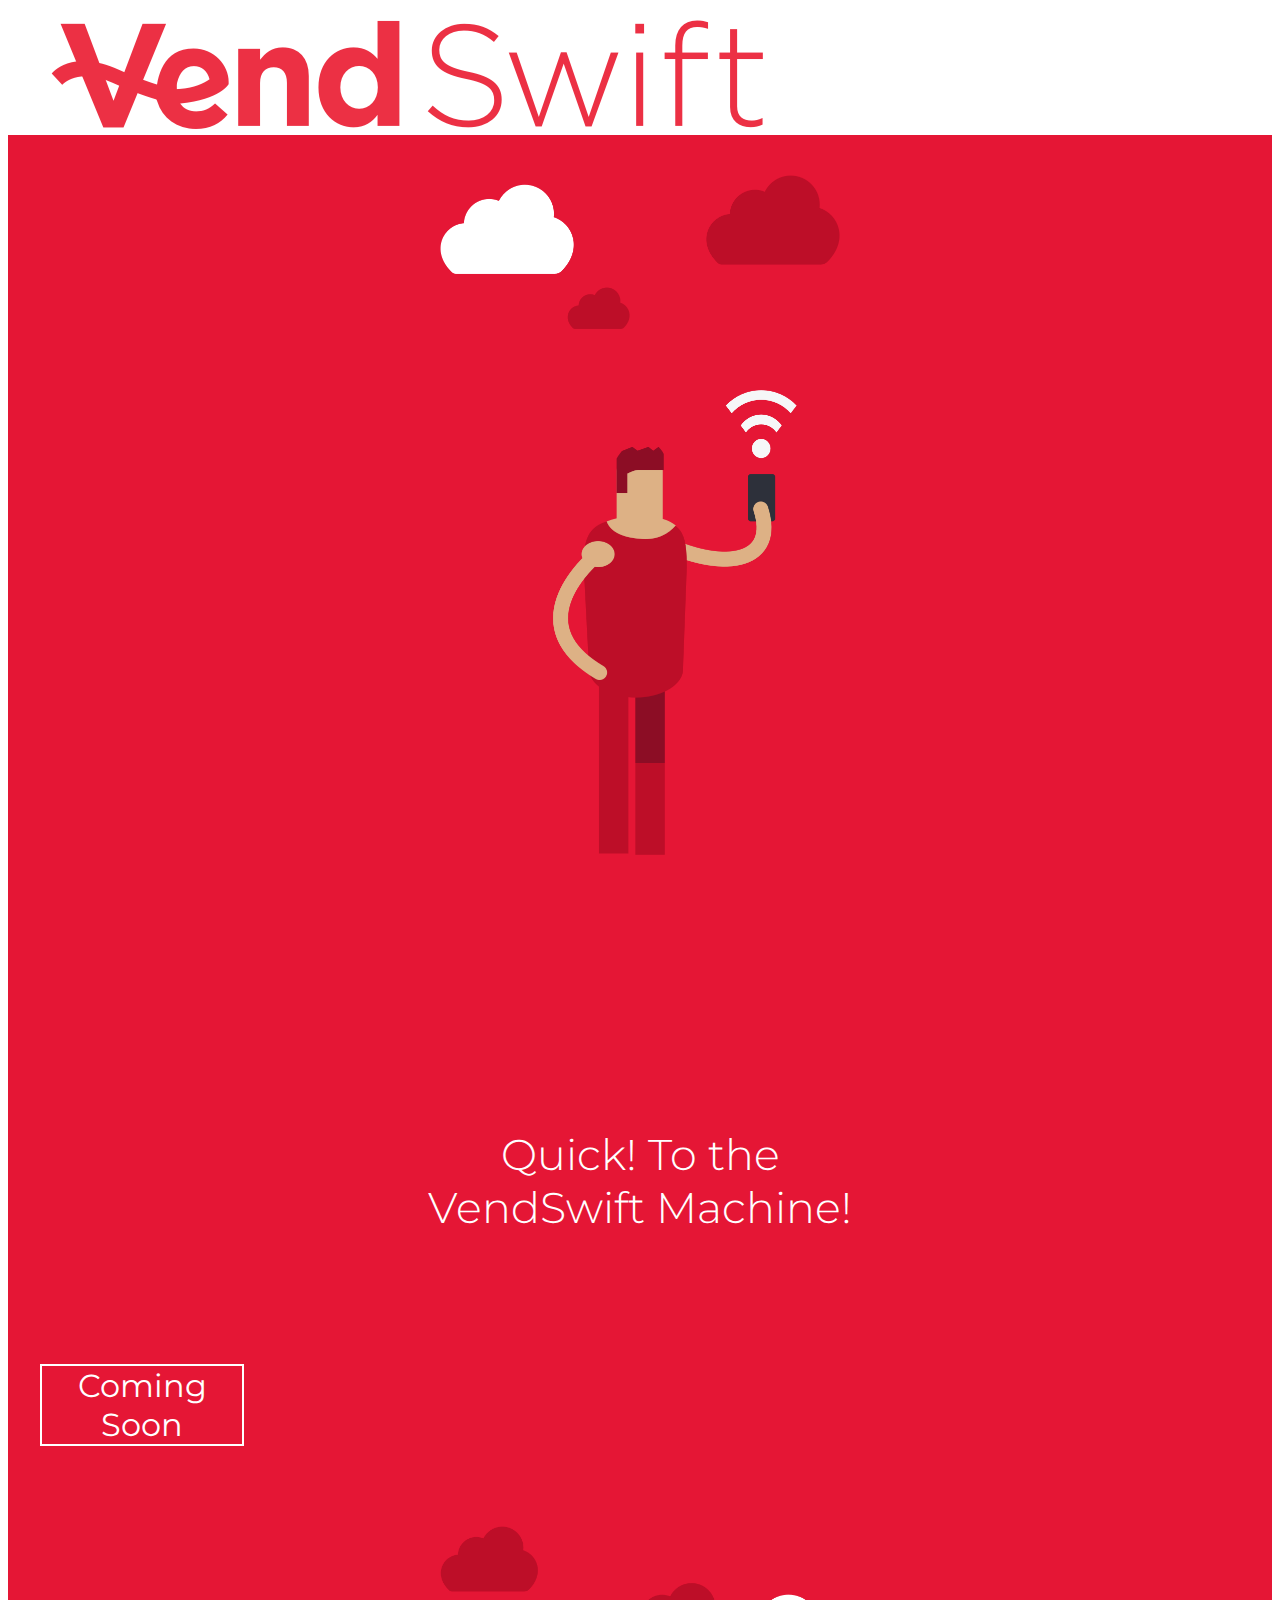
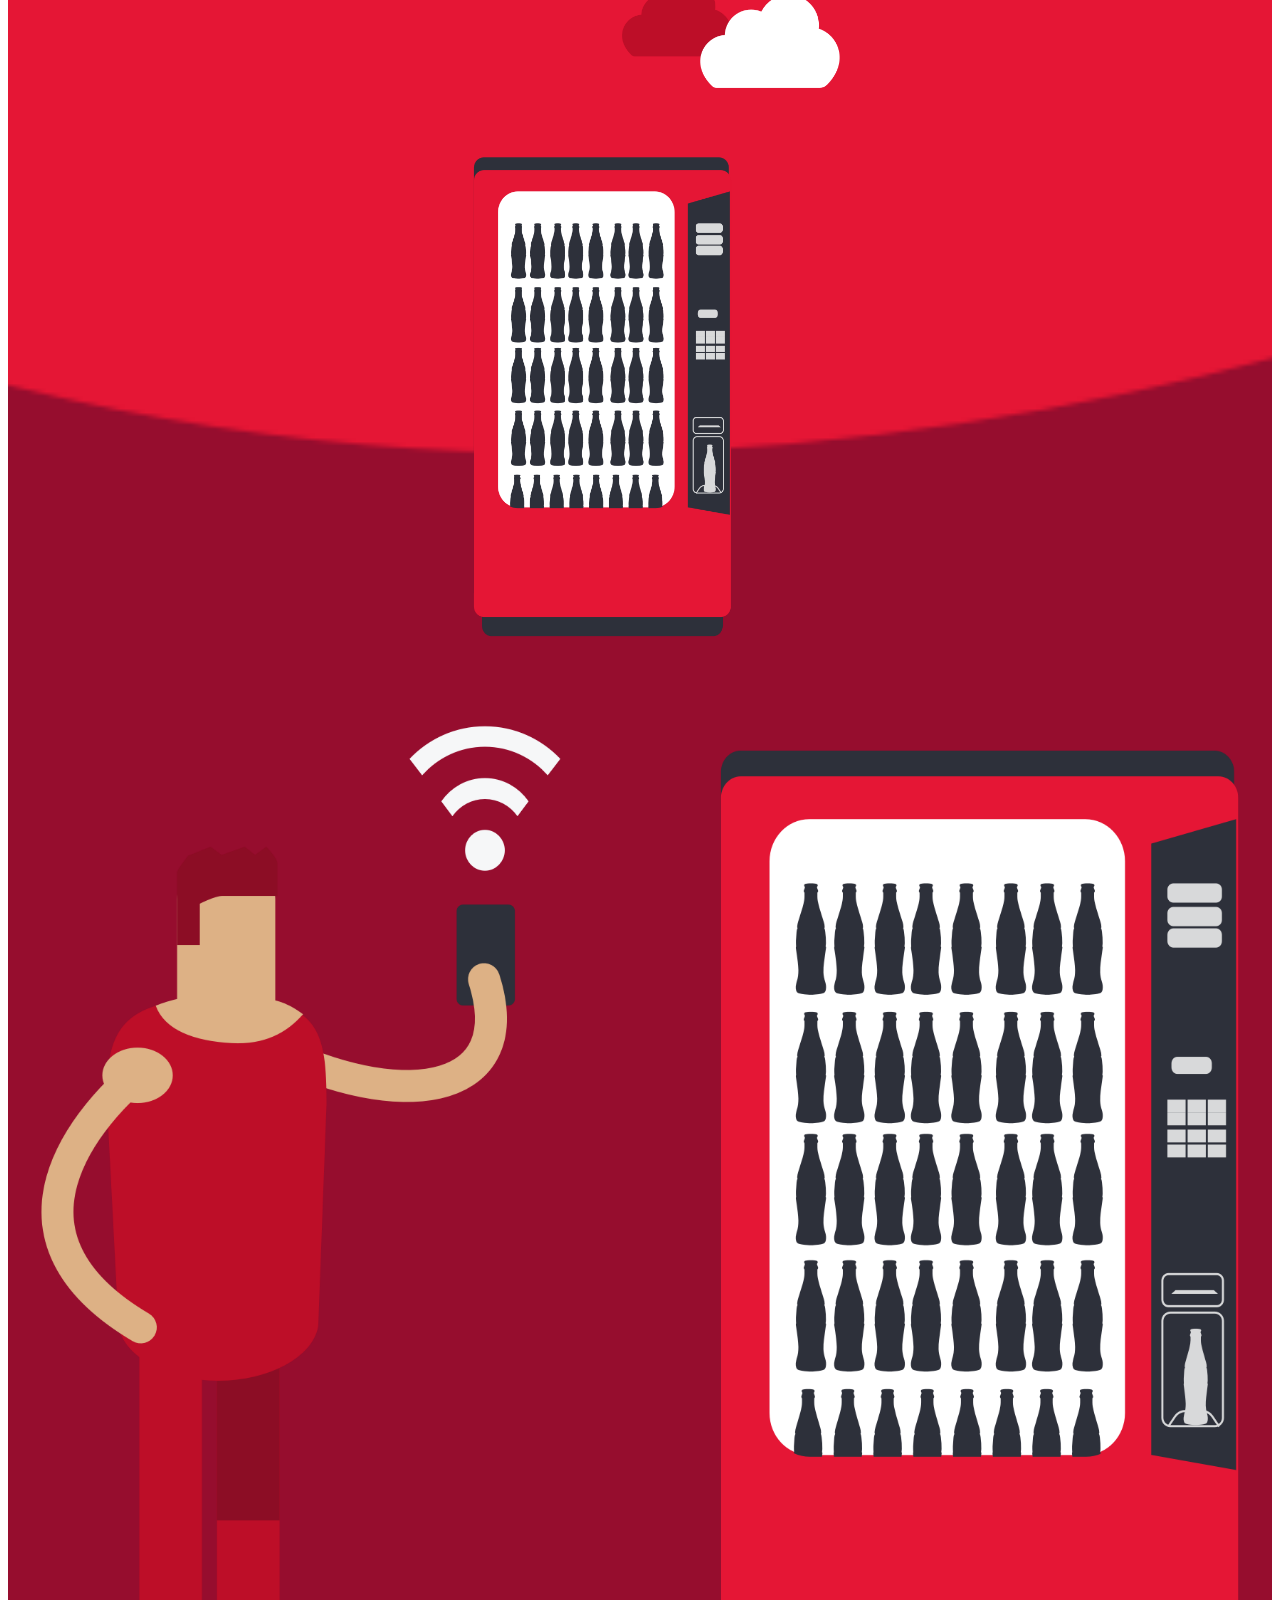
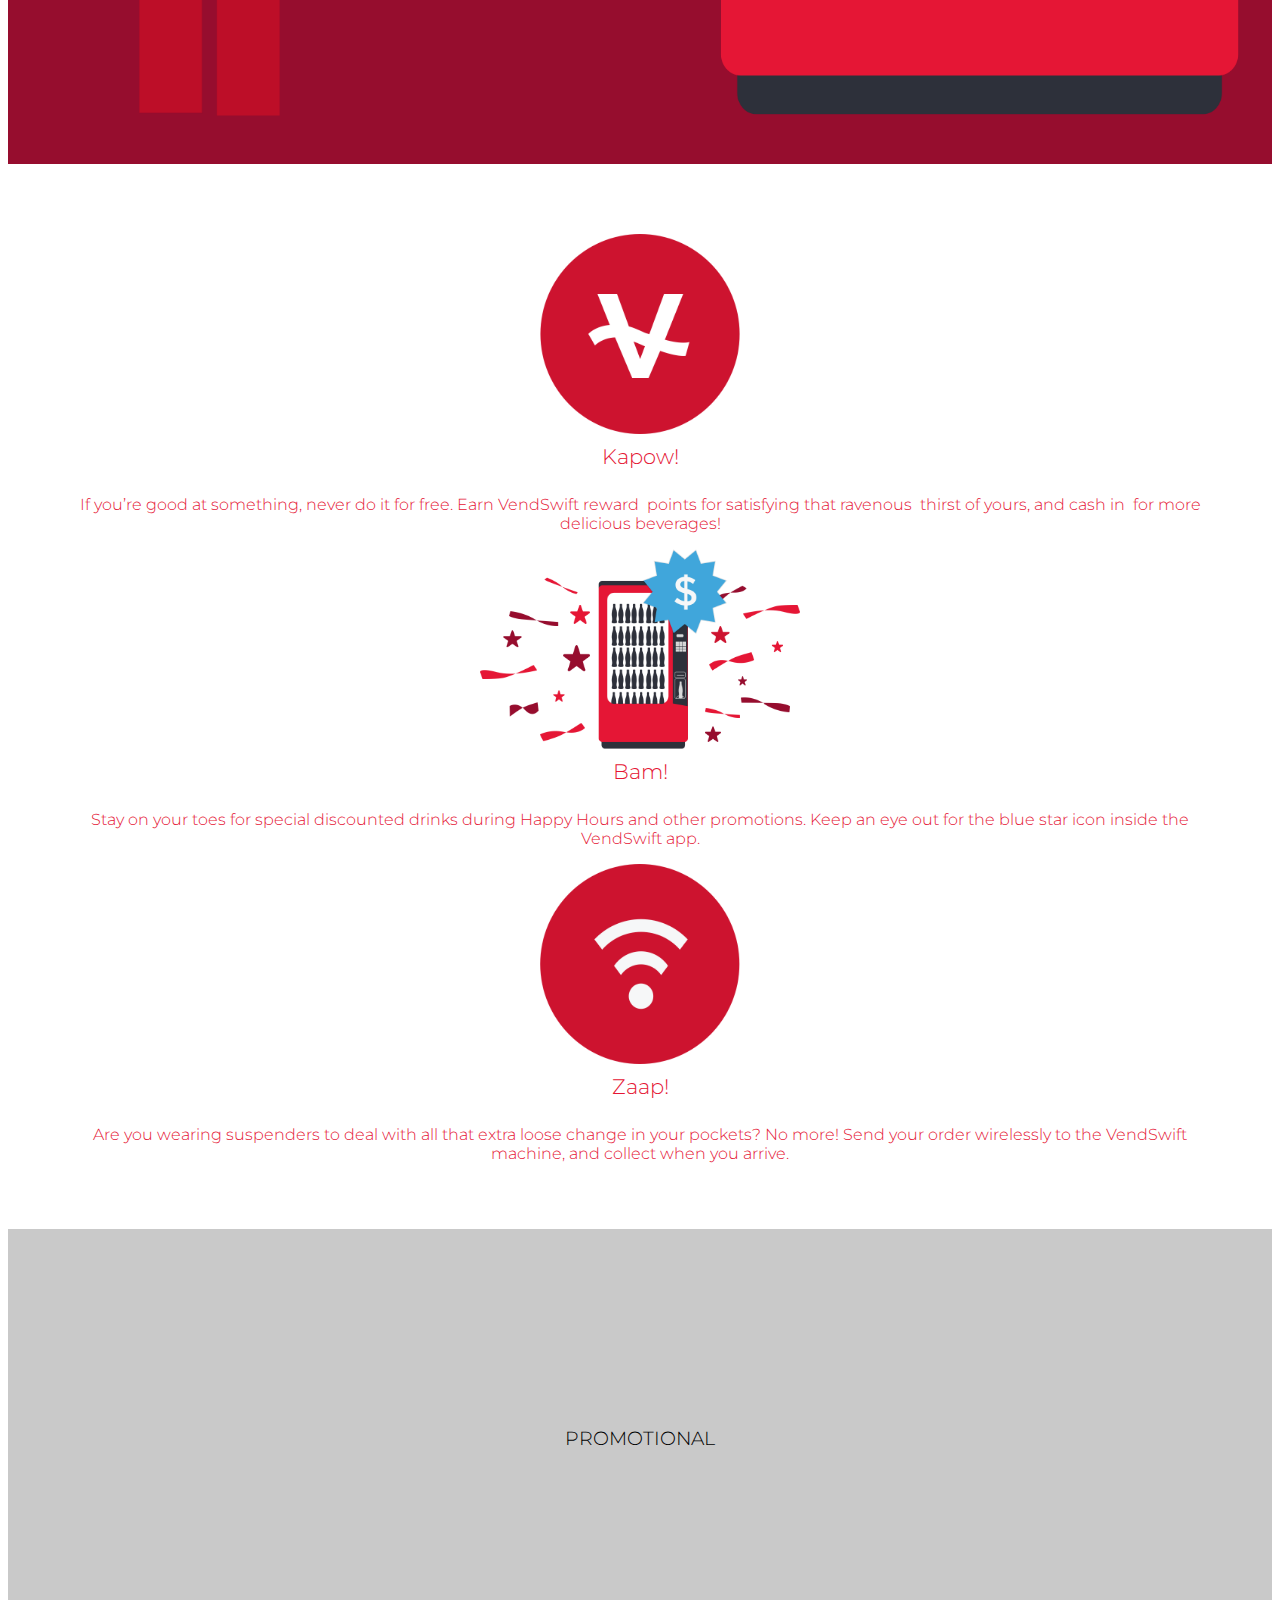
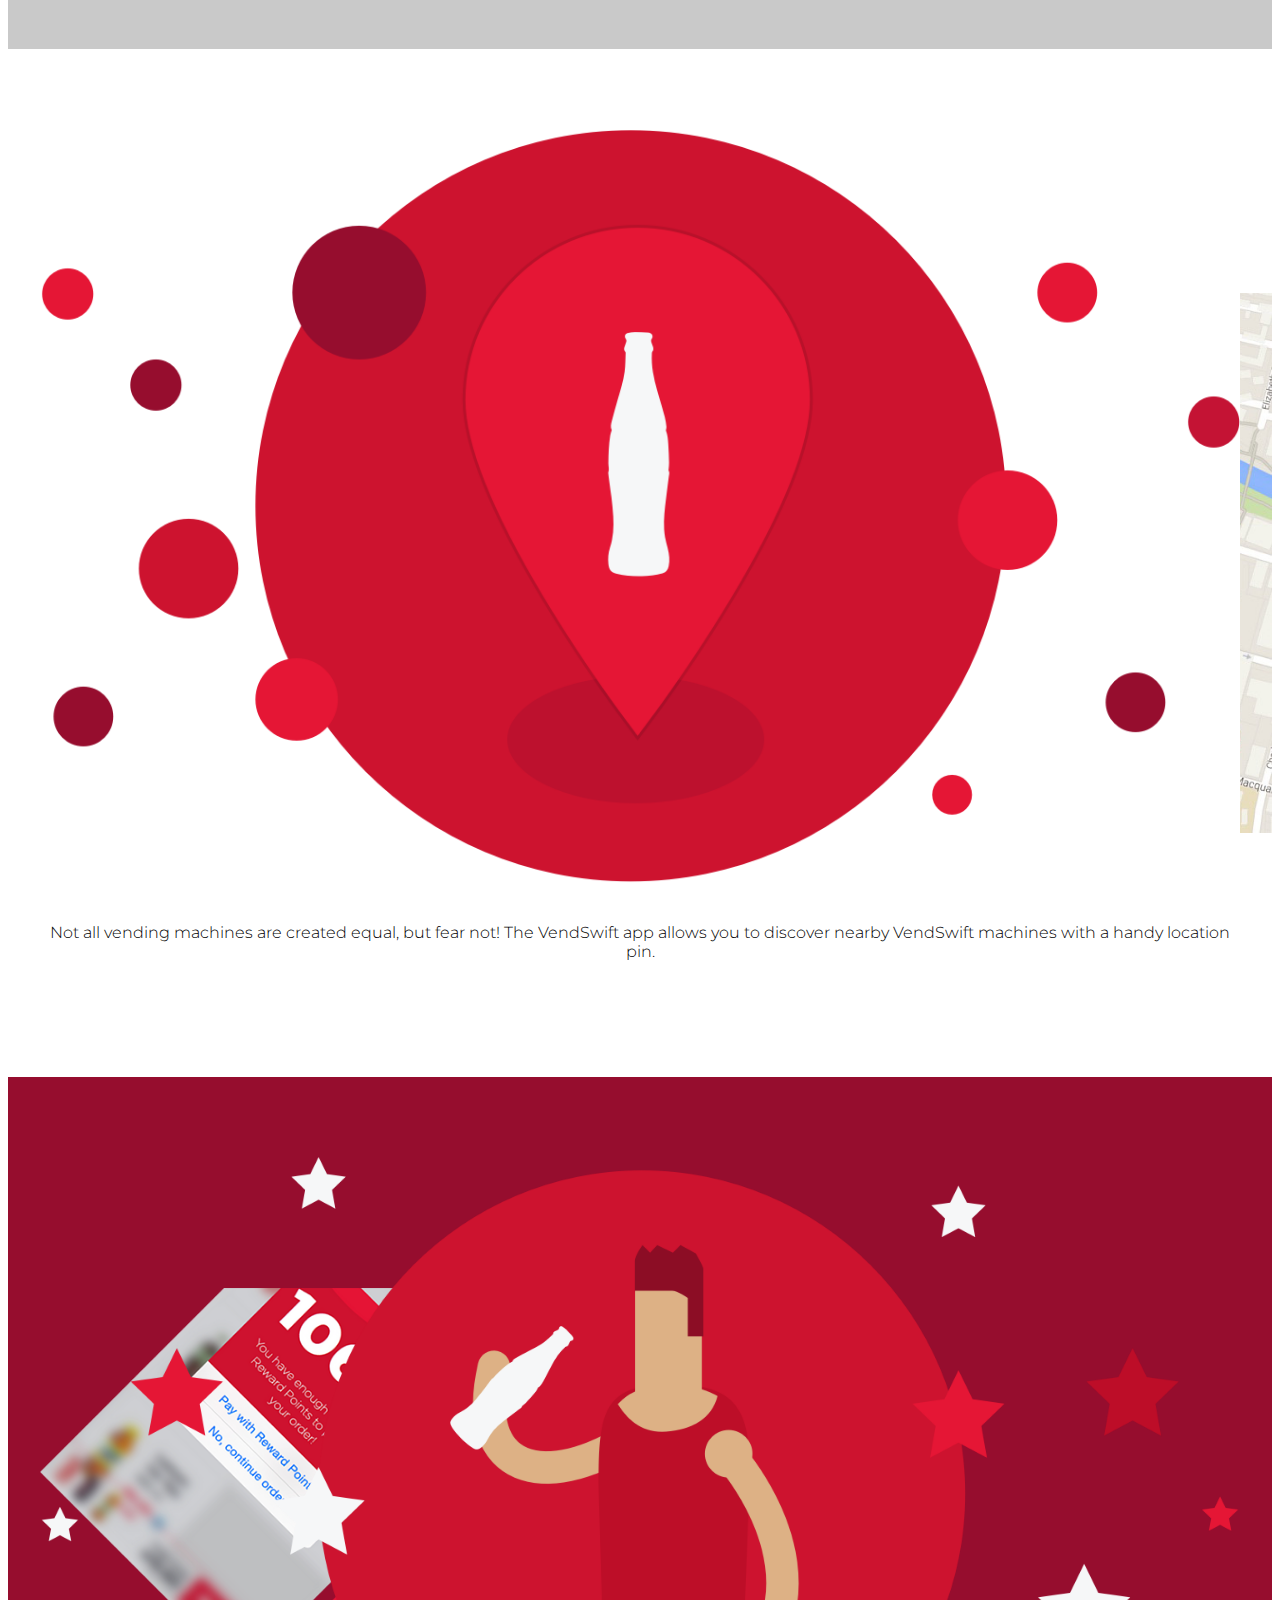
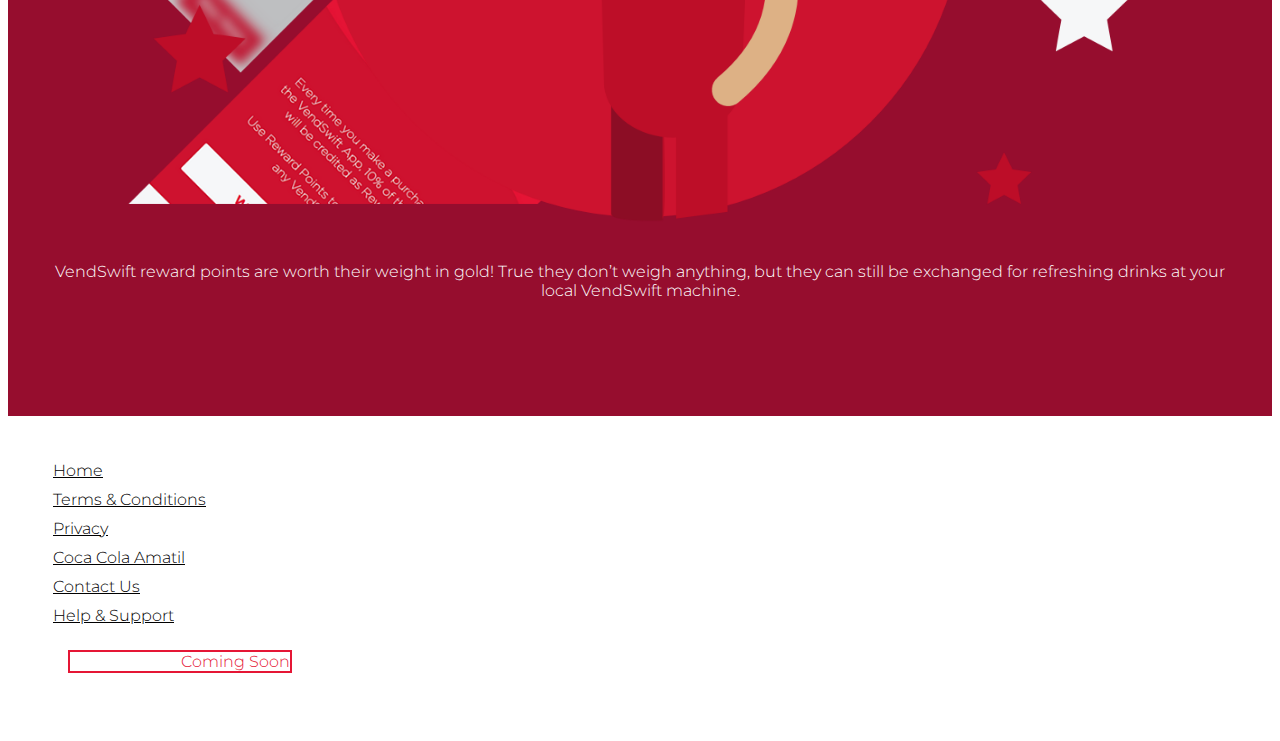
<file: index.html>
<!DOCTYPE html>
<html lang="en">
  <head>
    <meta charset="utf-8">
    <meta http-equiv="X-UA-Compatible" content="IE=edge">
    <meta name="viewport" content="width=device-width, initial-scale=1">

    <meta name="description" content="Quick! To the VendSwift Machine!">

    <title>VendSwift</title>

    <!-- Backup Font -->
    <link href='https://fonts.googleapis.com/css?family=Montserrat:400,700' rel='stylesheet' type='text/css'>

    <!-- Bootstrap core CSS -->
    <link rel="stylesheet" href="https://maxcdn.bootstrapcdn.com/bootstrap/3.3.5/css/bootstrap.min.css" integrity="sha512-dTfge/zgoMYpP7QbHy4gWMEGsbsdZeCXz7irItjcC3sPUFtf0kuFbDz/ixG7ArTxmDjLXDmezHubeNikyKGVyQ==" crossorigin="anonymous">

    <!-- Custom styles for VendSwift --> 
    <link href="assets/style.css" rel="stylesheet">

    <!-- Iconography -->
    <link rel="apple-touch-icon" sizes="57x57" href="apple-touch-icon-57x57.png">
    <link rel="apple-touch-icon" sizes="60x60" href="apple-touch-icon-60x60.png">
    <link rel="apple-touch-icon" sizes="72x72" href="apple-touch-icon-72x72.png">
    <link rel="apple-touch-icon" sizes="76x76" href="apple-touch-icon-76x76.png">
    <link rel="apple-touch-icon" sizes="114x114" href="apple-touch-icon-114x114.png">
    <link rel="apple-touch-icon" sizes="120x120" href="apple-touch-icon-120x120.png">
    <link rel="icon" type="image/png" href="favicon-32x32.png" sizes="32x32">
    <link rel="icon" type="image/png" href="favicon-96x96.png" sizes="96x96">
    <link rel="icon" type="image/png" href="favicon-16x16.png" sizes="16x16">
    <link rel="manifest" href="manifest.json">
    <link rel="mask-icon" href="safari-pinned-tab.svg" color="#5bbad5">
    <meta name="msapplication-TileColor" content="#da532c">
    <meta name="theme-color" content="#ffffff">

  </head>

  <body>

    <nav class="navbar">
      <div class="container-fluid">
        <div class="row">
          <div class="constrain-width">
            <div class="navbar-header">
              <a class="navbar-brand" href="#">
                <img src="images/vendswift.png" alt="VendSwift" />
              </a>
            </div>
          </div>
        </div>
      </div>
    </nav>

    <div class="container-fluid">


      <!-- Hero -->
      <div class="hero row">
        <div class="constrain-width">
          <div class="col col-sm-3 hidden-xs">
            <img src="images/hero_left.png" />
          </div>
          <div class="col col-sm-6 col-xs-12">
            <p class="cta">Quick! To the <br /> VendSwift Machine!</p>
            <div class="btn btn-primary btn-hero btn-lg ">
              Coming Soon
            </div>
            <!-- <a href="#">
              <img src="images/download_app_store.png" class="download-app-store" alt="Download on the App Store" />
            </a> -->
          </div>
          <div class="col col-sm-3 hidden-xs">
            <img src="images/hero_right.png" />
          </div>
          <div class="col col-xs-12 visible-xs">
              <img src="images/hero_mobile.png" />
          </div>
        </div>
      </div>

      <!-- Widgets: Kapow! Bam! Zaap! -->
      <section class="widgets row">
        <div class="constrain-width">
          <div class="col-xs-12 col-sm-4">
            <div class="img-wrap img-shrink-wrap">
              <img src="images/column_1.png" />
            </div>
            <div class="col-xs-12">
              <div class="title">Kapow!</div>
              <p>
                If you’re good at something, never do it for free. Earn VendSwift reward  points for satisfying that ravenous  thirst of yours, and cash in  for more delicious beverages!
              </p>
            </div>
          </div>
          <div class="col-xs-12 col-sm-4">
            <div class="img-wrap">
              <img src="images/column_2.png" />
            </div>
            <div>
              <div class="title">Bam!</div>
              <p>
                Stay on your toes for special discounted drinks during Happy Hours and other promotions. Keep an eye out for the blue star icon inside the VendSwift app.
              </p>
            </div>
          </div>
          <div class="col-xs-12 col-sm-4">
            <div class="img-wrap img-shrink-wrap">
              <img src="images/column_3.png" />
            </div>
            <div class="col-xs-12">
              <div class="title">Zaap!</div>
              <p>
                Are you wearing suspenders to deal with all that extra loose change in your pockets? No more! Send your order wirelessly to the VendSwift machine, and collect when you arrive.
              </p>
            </div>
          </div>
        </div>
      </section>

      <!-- Promotional -->
      <section class="row promotional text-center">
        <h3>PROMOTIONAL</h3>
      </section>
    
      <!-- Locations -->
      <section class="locations">
        <div class="map row">
          <div class="constrain-width">
            <div class="col-xs-12 col-sm-6 locations_left">
              <div class="col-sm-offset-2 col-sm-8 col-xs-12">
                <img src="images/location_left.png" />
              </div>

              <div class="col-xs-12">
                <p class="pad">
                  Not all vending machines are created equal, but fear not! The VendSwift app allows you to discover nearby VendSwift machines with a handy location pin.
                </p>
              </div>

            </div>
          </div>

        </div>
      </section>

      <!-- Rewards -->
      <section class="rewards row">
        <div class="constrain-width">

          <div class="col-xs-12 col-sm-6 col-sm-offset-6 rewards_right">
            <div class="col-xs-offset-2 col-xs-8">
              <img src="images/rewards_right.png" />
            </div>

            <div class="col-xs-12">
              <p class="pad">
                VendSwift reward points are worth their weight in gold! True they don’t weigh anything, but they can still be exchanged for refreshing drinks at your local VendSwift machine.
              </p>
            </div>
          </div>
        </div>
      </div>

    </section>

    <section class="footer">
      <footer class="constrain-width">
        <div class="row">
          <div class="col-xs-12 col-sm-3">
            <a href="#">Home</a>
            <a href="terms/">Terms & Conditions</a>
            <a href="http://ccamatil.com/Documents/Privacy%20Policy%20CCA.pdf">Privacy</a>
          </div>
          <div class="col-xs-12 col-sm-3">
            <a href="http://www.ccamatil.com">Coca Cola Amatil</a>
            <a href="mailto:info@vendswift.com.au">Contact Us</a>
            <a href="mailto:info@vendswift.com.au">Help & Support</a>
          </div>
          <div class="col-xs-12 col-sm-6 footer_right">
            <div class="btn btn-primary btn-footer btn-lg">
              Coming Soon
            </div>
          </div>
        </div>
      </footer>
    </section>

  </body>
</html>
</file>
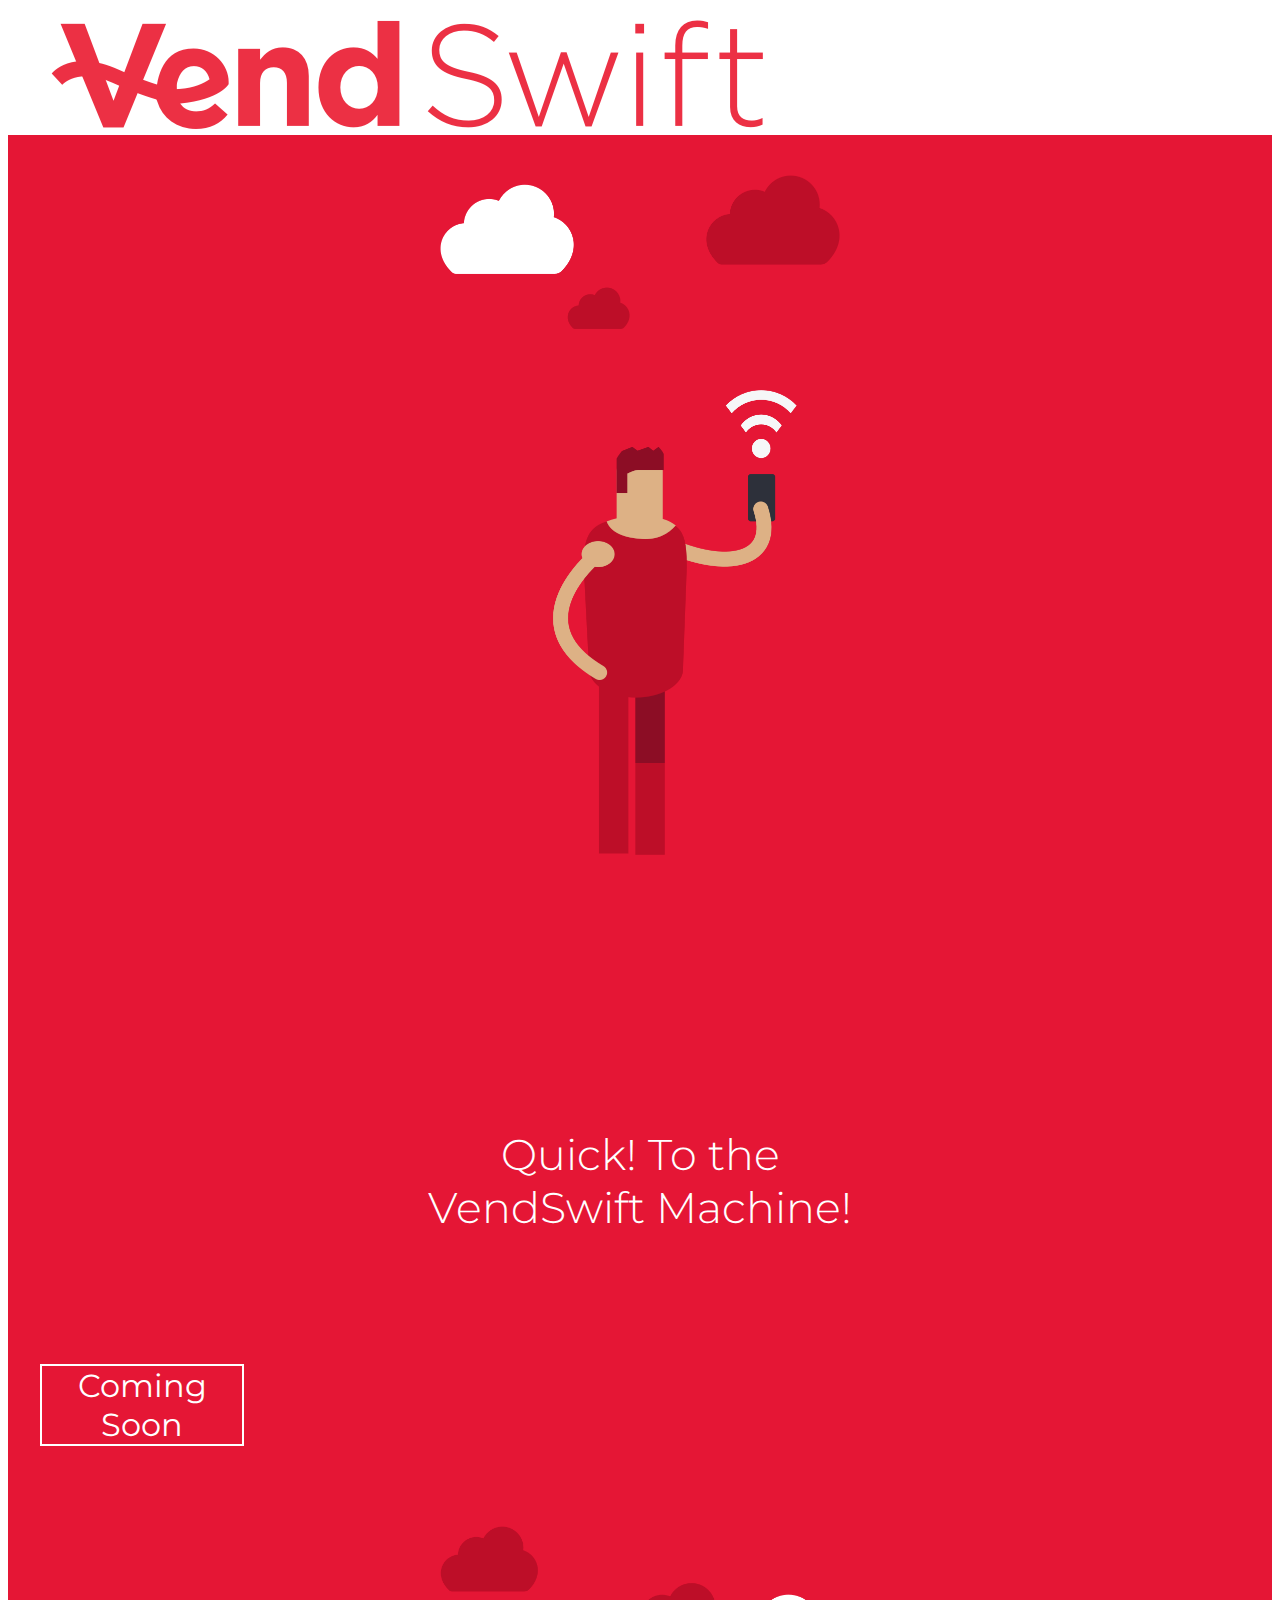
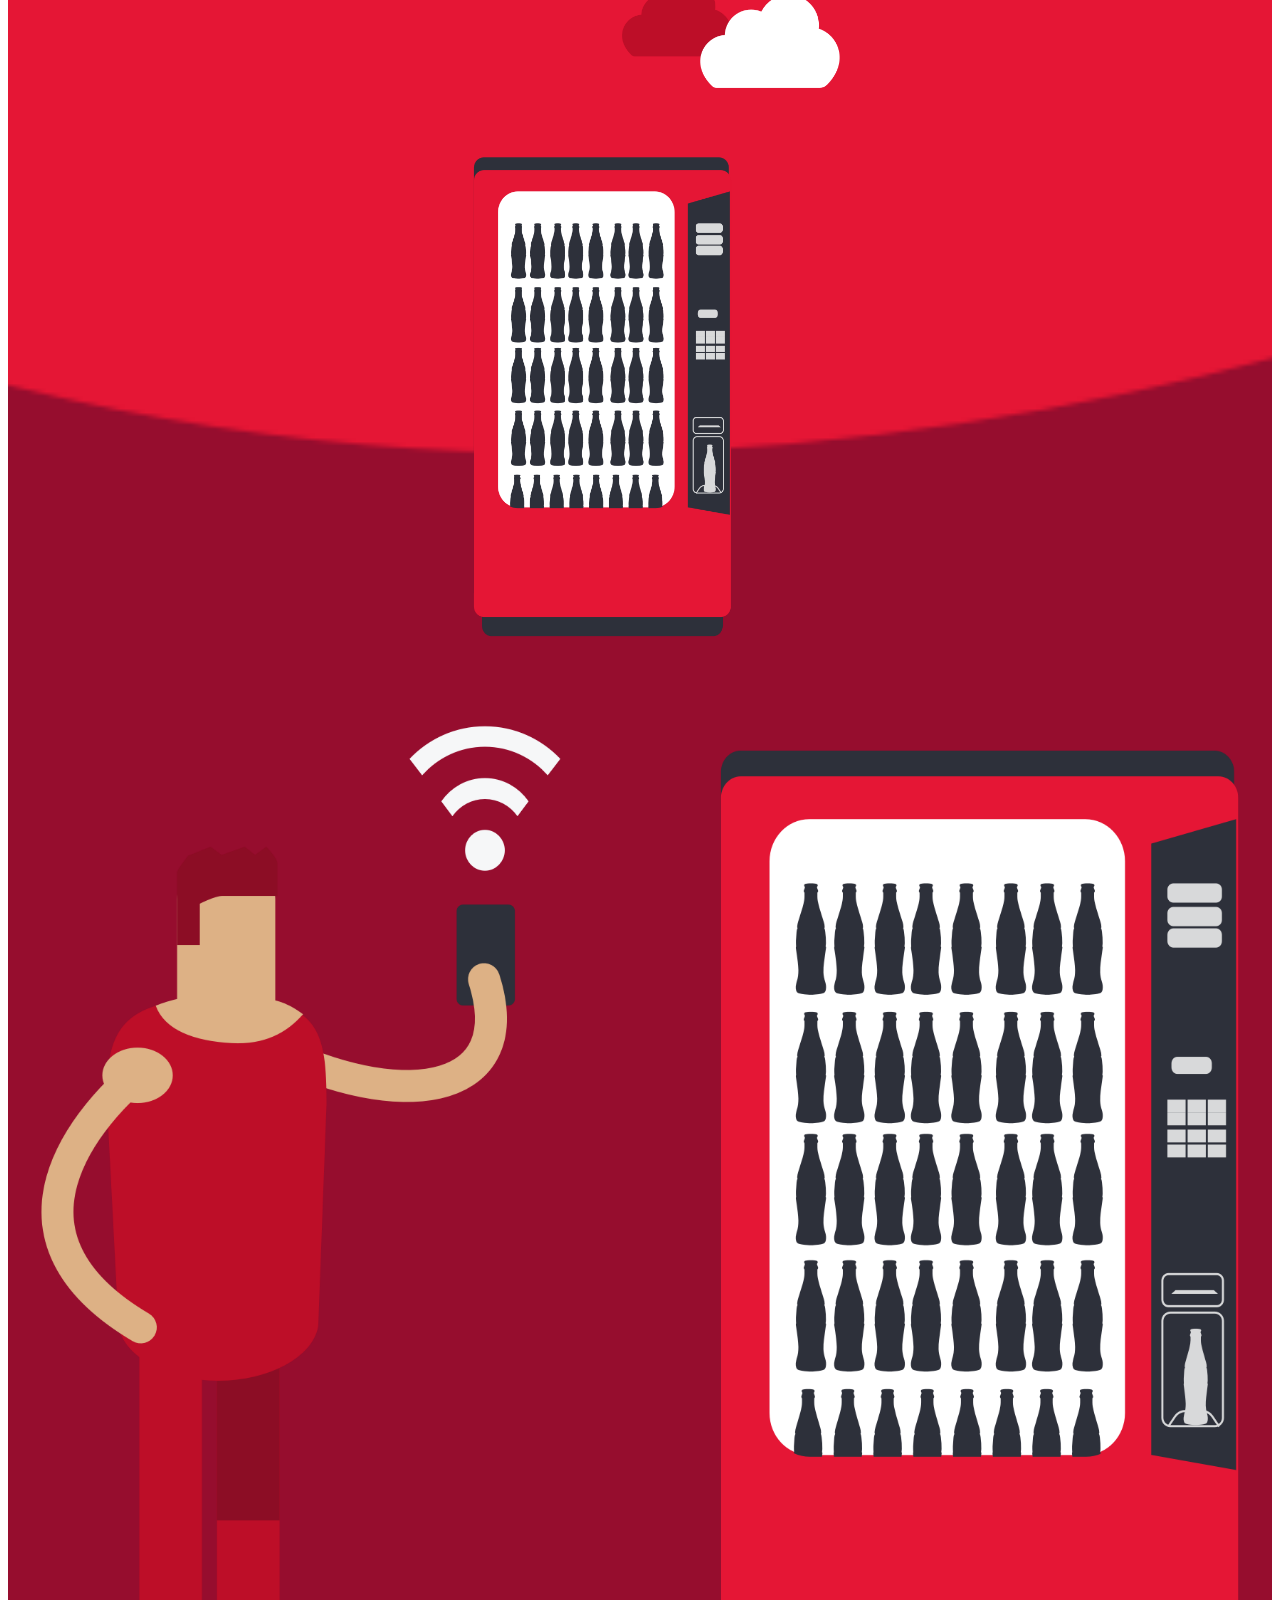
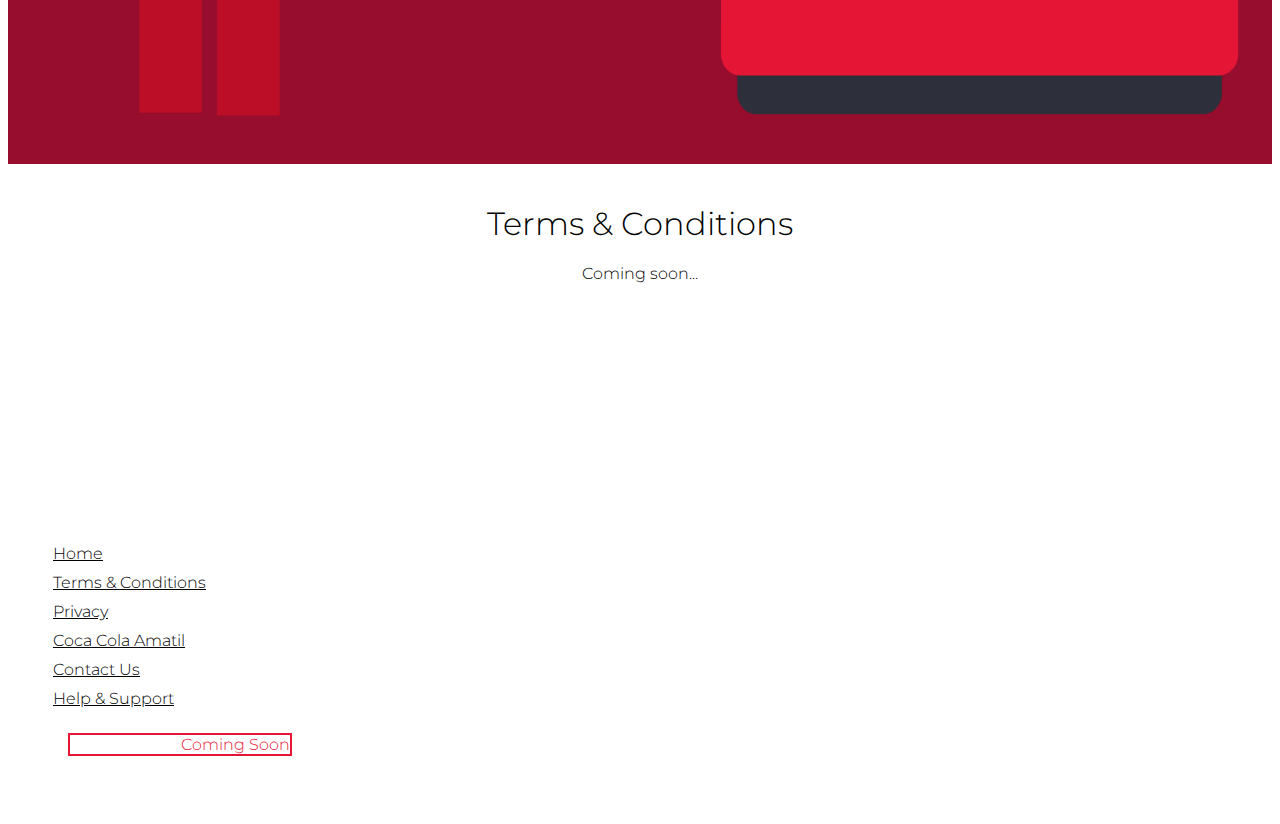
<file: terms/index.html>
<!DOCTYPE html>
<html lang="en">
  <head>
    <meta charset="utf-8">
    <meta http-equiv="X-UA-Compatible" content="IE=edge">
    <meta name="viewport" content="width=device-width, initial-scale=1">

    <meta name="description" content="Quick! To the VendSwift Machine!">

    <title>VendSwift Terms & Conditions</title>

    <!-- Backup Font -->
    <link href='https://fonts.googleapis.com/css?family=Montserrat:400,700' rel='stylesheet' type='text/css'>

    <!-- Bootstrap core CSS -->
    <link rel="stylesheet" href="https://maxcdn.bootstrapcdn.com/bootstrap/3.3.5/css/bootstrap.min.css" integrity="sha512-dTfge/zgoMYpP7QbHy4gWMEGsbsdZeCXz7irItjcC3sPUFtf0kuFbDz/ixG7ArTxmDjLXDmezHubeNikyKGVyQ==" crossorigin="anonymous">

    <!-- Custom styles for VendSwift --> 
    <link href="../assets/style.css" rel="stylesheet">

    <!-- Iconography -->
    <link rel="apple-touch-icon" sizes="57x57" href="apple-touch-icon-57x57.png">
    <link rel="apple-touch-icon" sizes="60x60" href="apple-touch-icon-60x60.png">
    <link rel="apple-touch-icon" sizes="72x72" href="apple-touch-icon-72x72.png">
    <link rel="apple-touch-icon" sizes="76x76" href="apple-touch-icon-76x76.png">
    <link rel="apple-touch-icon" sizes="114x114" href="apple-touch-icon-114x114.png">
    <link rel="apple-touch-icon" sizes="120x120" href="apple-touch-icon-120x120.png">
    <link rel="icon" type="image/png" href="favicon-32x32.png" sizes="32x32">
    <link rel="icon" type="image/png" href="favicon-96x96.png" sizes="96x96">
    <link rel="icon" type="image/png" href="favicon-16x16.png" sizes="16x16">
    <link rel="manifest" href="manifest.json">
    <link rel="mask-icon" href="safari-pinned-tab.svg" color="#5bbad5">
    <meta name="msapplication-TileColor" content="#da532c">
    <meta name="theme-color" content="#ffffff">

  </head>

  <body>

    <nav class="navbar">
      <div class="container-fluid">
        <div class="row">
          <div class="constrain-width">
            <div class="navbar-header">
              <a class="navbar-brand" href="../">
                <img src="../images/vendswift.png" alt="VendSwift" />
              </a>
            </div>
          </div>
        </div>
      </div>
    </nav>

    <div class="container-fluid">


      <!-- Hero -->
      <div class="hero row">
        <div class="constrain-width">
          <div class="col col-sm-3 hidden-xs">
            <img src="../images/hero_left.png" />
          </div>
          <div class="col col-sm-6 col-xs-12">
            <p class="cta">Quick! To the <br /> VendSwift Machine!</p>
            <div class="btn btn-primary btn-hero btn-lg ">
              Coming Soon
            </div>
            <!-- <a href="#">
              <img src="../images/download_app_store.png" class="download-app-store" alt="Download on the App Store" />
            </a> -->
          </div>
          <div class="col col-sm-3 hidden-xs">
            <img src="../images/hero_right.png" />
          </div>
          <div class="col col-xs-12 visible-xs">
              <img src="../images/hero_mobile.png" />
          </div>
        </div>
      </div>

    </div>

    <div class="terms row">
      <div class="constrain-width">
        <h1>Terms & Conditions</h1>
        <p>Coming soon...</p>
      </div>
    </div>


    <section class="footer">
      <footer class="constrain-width">
        <div class="row">
          <div class="col-xs-12 col-sm-3">
            <a href="../">Home</a>
            <a href="#">Terms & Conditions</a>
            <a href="http://ccamatil.com/Documents/Privacy%20Policy%20CCA.pdf">Privacy</a>
          </div>
          <div class="col-xs-12 col-sm-3">
            <a href="http://www.ccamatil.com">Coca Cola Amatil</a>
            <a href="mailto:info@vendswift.com.au">Contact Us</a>
            <a href="mailto:info@vendswift.com.au">Help & Support</a>
          </div>
          <div class="col-xs-12 col-sm-6 footer_right">
            <div class="btn btn-primary btn-footer btn-lg">
              Coming Soon
            </div>
          </div>
        </div>
      </footer>
    </section>

  </body>
</html>
</file>
<file: assets/style.css>
/* ----- Global ----- */

* {
  font-family: 'Gotham', 'Montserrat', sans-serif;
  font-weight: 300;
}

img {
  max-width: 100%;
}

p.pad {
  padding: 5px 10px;
}


@media screen and (min-width: 1469px){
  .map {
    height: 420px;
  }
}

@media screen and (min-width: 769px){
  p.pad {
    padding: 20px 10px;
  }

  .map {
    background-image: url('../images/map.jpg');
    background-position: center right;
    background-size: 60% auto;
    background-repeat: no-repeat;
    height: 100%;
  }
}

.constrain-width {
  max-width: 1200px;
  margin: 0 auto;
}

.clear {
  clear: both;
}

a, a:hover {
  color: #000;
}

.btn-footer {
  border: 2px #E51635 solid;
  background-color: transparent;
  color: #E51635;
}

.btn-footer:active,
.btn-footer:hover, 
.btn-footer:focus {
  border: 2px #E51635 solid !important;
  background-color: transparent !important;
  color: #E51635 !important;
}

.btn-hero {
  border: 2px #fff solid;
  background-color: transparent;
  color: #fff;
}

.btn-hero:active,
.btn-hero:hover, 
.btn-hero:focus {
  border: 2px #fff solid !important;
  background-color: transparent !important;
  color: #fff !important;
}

/* ----- Nav ----- */

.navbar {
  margin-top: 20px;
  margin-bottom: 0px;
}

.navbar-brand { height: 55px;  margin: 5px 10px !important;  }
.navbar-brand img { height: 100%;}


/* ----- Hero ----- */

.hero {
  position: relative;;
  text-align: center;
  background-image: url('../images/hero_bg.png');
  background-color: #E51635;
  background-position: center center;
  background-size: cover;
  background-repeat: no-repeat;
  min-height: 400px;
  color: #fff;
  font-size: 2em;
  margin-bottom: 20px;
}

.hero .cta {
  white-space: nowrap;
}

.hero .col-sm-3 img {
  width: 100%;
  max-width: 400px;
  margin: 0 auto;
}

.hero .btn {
  background: transparent;
  border-color: #fff;
  color: #fff;
  font-weight: 400;
}

.hero p {  padding: 0.5em; }

.download-app-store {  max-width: 200px; padding-bottom: 1em; }

@media screen and (min-width: 768px){
  
  .hero .cta {
    padding: 2.7em 0 1.6em;
  }

  .hero {
    margin-bottom: 40px;
  }

  .hero .col {
    padding-top: 40px;
    padding-bottom: 40px;
  }

  .download-app-store, .btn {  max-width: 200px; bottom: 1em; }
  
}


@media screen and (min-width: 875px){
  .hero .cta {
    font-size: 1.2em;
    padding: 3em 0 1.6em;
  }
}

@media screen and (min-width: 1000px){
  .hero .cta {
    font-size: 1.35em;
    padding: 3.3em 0 2em;
  }
}
 

@media screen and (min-width: 1300px){
  .hero .cta {
    font-size: 1.55em;
  }
} 

@media screen and (max-width: 768px){
  .hero .cta {
    padding-top: 30px;
  }
  .hero .col {
    padding-bottom: 20px;
  }
}



/* ----- Widgets ----- */
.widgets {  text-align: center; color: #E51635; padding: 30px 0 50px; }
.widgets img { max-height: 200px; }
.widgets .title { 
  padding: 10px; display: inline-block; 
  font-size: 1.3em;
}
@media screen and (max-width: 768px){ 
  .widgets .img-shrink-wrap { width: 50%; margin: 0 auto;}
}

@media screen and (max-width: 996px){ 
  .widgets .img-shrink-wrap { width: 70%; margin: 0 auto;}
}

@media screen and (min-width: 769px){
  .widgets p { padding: 0 20px; }
  .widgets .img-wrap { height: 200px; }
}


/* ----- Promotional ----- */
.promotional {
  padding: 180px 20px;
  background-color: #C9C9C9;
  text-align: center;
}


/* ----- Locations ----- */
.locations {
  text-align: center; 
}
.locations_left {
  padding-top: 35px;
  padding-bottom: 35px;
  background: #fff;
}


@media screen and (min-width: 920px){
  .locations_left {
    padding-top: 60px;
    padding-bottom: 60px
  }
}


@media screen and (min-width: 1270px){
  .locations_left {
    padding-top: 80px;
    padding-bottom: 80px
  }
}

@media screen and (min-width: 1509px){
  .locations_left {
    padding-top: 130px;
    padding-bottom: 130px
  }
}

/* ----- Rewards ----- */

.rewards {
  text-align: center;
  background-color: #960D2E;
  color: #fff;
}

.rewards_right {
  padding-top: 25px;
  padding-bottom: 25px
}

@media screen and (min-width: 920px){
  .rewards_right {
    padding-top: 35px;
    padding-bottom: 35px
  }
}


@media screen and (min-width: 1270px){
  .rewards_right {
    padding-top: 80px;
    padding-bottom: 80px
  }
}

@media screen and (min-width: 1509px){
  .rewards_right {
    padding-top: 130px;
    padding-bottom: 130px
  }
}

.rewards {
  background-image: url('../images/rewards_left.png');
  background-position: 5% center;
  background-size: 50% auto;
  background-repeat: no-repeat;
  height: 100%;
}

@media screen and (max-width: 769px){
  .rewards {
    background-color: #fff;
    color: #000;
  }
  .rewards_right {
    margin-top: 300px;
    padding-top: 30px;
    padding-bottom: 30px;
    background: #fff;
  }
  .rewards {
    background-color: #960D2E;
    background-size: auto 300px;
    background-position: top center;
  }
}

/* ---- terms ---- */

.terms {
  text-align: center;
  padding-bottom: 200px;
}

/* ---- Footer ---- */
.footer {
  padding: 40px;
}
.footer a {
  display: block;
  padding: 5px;
}
.footer .btn-primary {
  margin: 20px;
  width: 100%;
  max-width: 220px;
}

.footer_right {
  text-align: right;
}

@media screen and (max-width: 769px){
  .footer {
    background: #960D2E;
  }

  
  .btn-footer {
    border: 2px #fff solid;
    background-color: transparent;
    color: #fff;
  }

  .btn-footer:active,
  .btn-footer:hover, 
  .btn-footer:focus {
    border: 2px #fff solid !important;
    background-color: transparent !important;
    color: #fff !important;
  }

  a {
    color: #fff;
  }
  
  .footer .col-xs-12 {
    padding: 20px;
  }

  .footer .btn-primary {
    width: 100%;
    margin: 0px;
  }
}
</file>
